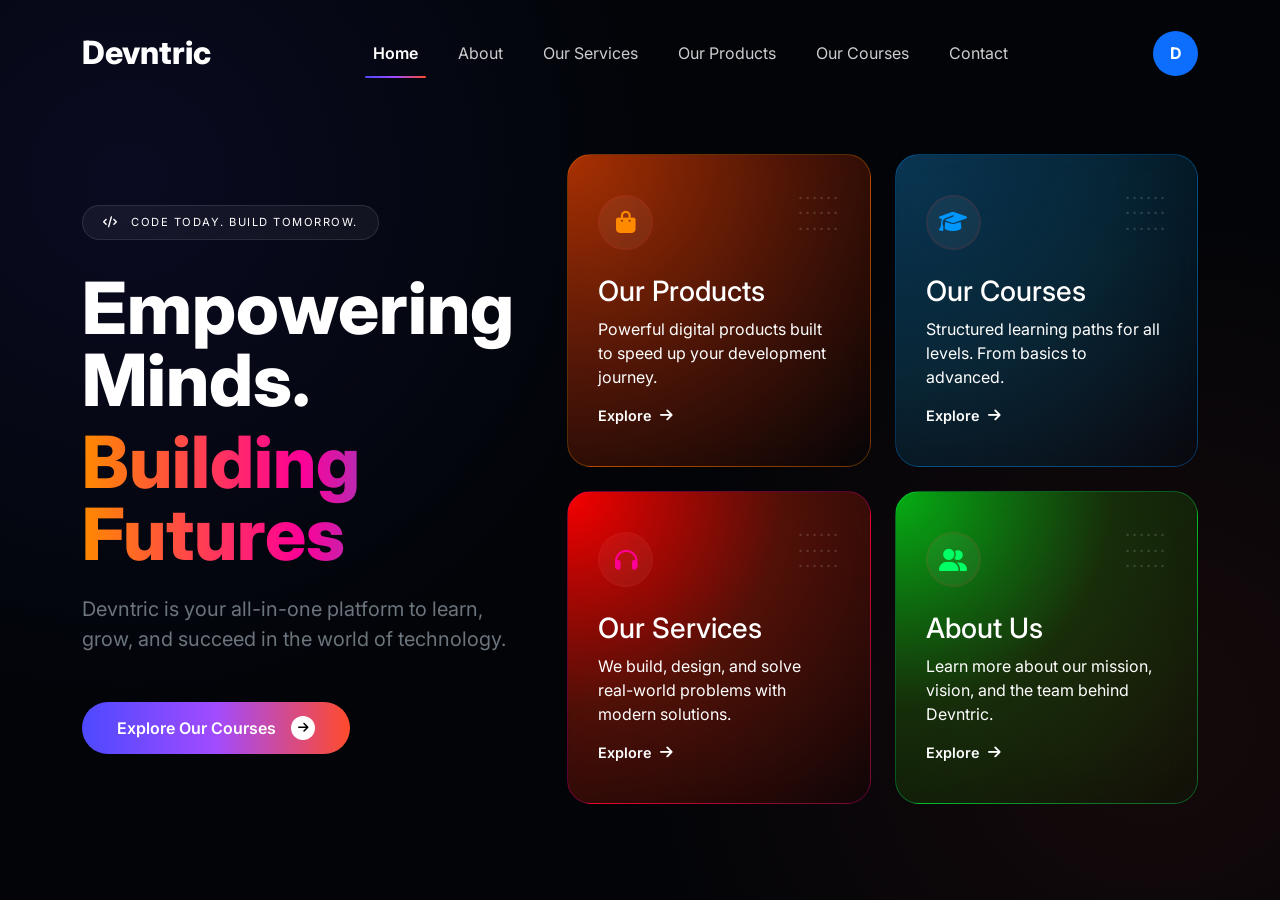
<file: index.html>
<!DOCTYPE html>
<html lang="en">
<head>
    <meta charset="UTF-8">
    <meta name="viewport" content="width=device-width, initial-scale=1.0">
    <title>Devntric | Software Solutions</title>
    <!-- Bootstrap 5 -->
    <link href="https://cdn.jsdelivr.net/npm/bootstrap@5.3.0/dist/css/bootstrap.min.css" rel="stylesheet">
    <!-- Google Fonts (Inter) -->
    <link href="https://fonts.googleapis.com/css2?family=Inter:wght@300;400;600;700;800&display=swap" rel="stylesheet">
    <!-- Font Awesome Icons -->
    <link rel="stylesheet" href="https://cdnjs.cloudflare.com/ajax/libs/font-awesome/6.4.0/css/all.min.css">
    <link rel="stylesheet" href="code.css">
</head>
<body>

    <!-- Header -->
    <nav class="navbar navbar-expand-lg py-4">
        <div class="container">
            <a class="navbar-brand text-white" href="#">Devntric</a>
            <div class="collapse navbar-collapse justify-content-center">
                <ul class="navbar-nav">
                    <li class="nav-item"><a class="nav-link" href="#">Home</a></li>
                    <li class="nav-item"><a class="nav-link" href="#">About</a></li>
                    <li class="nav-item"><a class="nav-link" href="#">Our Services</a></li>
                    <li class="nav-item"><a class="nav-link" href="#">Our Products</a></li>
                    <li class="nav-item"><a class="nav-link" href="#">Our Courses</a></li>
                     <li class="nav-item"><a class="nav-link" href="contact.html">Contact</a></li>               
                </ul>
            </div>
            <div class="profile-circle bg-primary rounded-circle d-flex align-items-center justify-content-center fw-bold" style="width: 45px; height: 45px;">D</div>
        </div>
    </nav>

    <!-- Hero Section -->
    <section class="py-5">
        <div class="container">
            <div class="row g-5 align-items-center">
                
                <!-- Left Content -->
                <div class="col-lg-5">
                    <div class="hero-tagline">
                        <i class="fa-solid fa-code me-2"></i> CODE TODAY. BUILD TOMORROW.
                    </div>
                    <h1 class="hero-title">Empowering<br>Minds.</h1>
                    <h1 class="hero-title gradient-text mb-4">Building Futures</h1>
                    <p class="text-secondary mb-5 fs-5" style="max-width: 440px;">
                        Devntric is your all-in-one platform to learn, grow, and succeed in the world of technology.
                    </p>
                    <a href="#" class="btn btn-gradient">
                        Explore Our Courses <i class="fa-solid fa-arrow-right"></i>
                    </a>
                </div>

                <!-- Right Cards Grid -->
                <div class="col-lg-7">
                    <div class="row g-4">
                        <!-- Card 1 -->
                        <div class="col-md-6">
                            <div class="glass-card1 glow-orange">
                                <div class="dots-pattern">......<br>......<br>......</div>
                                <div class="card-icon orange-icon"><i class="fa-solid fa-bag-shopping"></i></div>
                                <h3>Our Products</h3>
                                <p>Powerful digital products built to speed up your development journey.</p>
                                <a href="#" class="explore-btn">Explore <i class="fa-solid fa-arrow-right"></i></a>
                            </div>
                        </div>
                        <!-- Card 2 -->
                        <div class="col-md-6">
                            <div class="glass-card2 glow-blue">
                                <div class="dots-pattern">......<br>......<br>......</div>
                                <div class="card-icon blue-icon"><i class="fa-solid fa-graduation-cap"></i></div>
                                <h3>Our Courses</h3>
                                <p>Structured learning paths for all levels. From basics to advanced.</p>
                                <a href="#" class="explore-btn">Explore <i class="fa-solid fa-arrow-right"></i></a>
                            </div>
                        </div>
                        <!-- Card 3 -->
                        <div class="col-md-6">
                            <div class="glass-card3 glow-pink">
                                <div class="dots-pattern">......<br>......<br>......</div>
                                <div class="card-icon pink-icon"><i class="fa-solid fa-headphones"></i></div>
                                <h3>Our Services</h3>
                                <p>We build, design, and solve real-world problems with modern solutions.</p>
                                <a href="#" class="explore-btn">Explore <i class="fa-solid fa-arrow-right"></i></a>
                            </div>
                        </div>
                        <!-- Card 4 -->
                        <div class="col-md-6">
                            <div class="glass-card4 glow-green">
                                <div class="dots-pattern">......<br>......<br>......</div>
                                <div class="card-icon green-icon"><i class="fa-solid fa-user-group"></i></div>
                                <h3>About Us</h3>
                                <p>Learn more about our mission, vision, and the team behind Devntric.</p>
                                <a href="#" class="explore-btn">Explore <i class="fa-solid fa-arrow-right"></i></a>
                            </div>
                        </div>
                    </div>
                </div>

            </div>
        </div>
    </section>
<script>
document.addEventListener('DOMContentLoaded', () => {
    const navLinks = document.querySelectorAll('.nav-link');
    const homeSection = document.querySelector('section');

    const setHomeActive = () => {
        navLinks.forEach(link => link.classList.remove('active'));
        const homeBtn = Array.from(navLinks).find(link => link.innerText === 'Home');
        if (homeBtn) homeBtn.classList.add('active');
    };

    setHomeActive();

    navLinks.forEach(link => {
        link.addEventListener('click', function(e) {
            const linkText = this.innerText.trim();

            // Jodi "Home" click kora hoy
            if (linkText === 'Home') {
                e.preventDefault();
                
                // Show home section smoothly
                homeSection.style.display = 'block';
                homeSection.style.opacity = '0';
                setTimeout(() => {
                    homeSection.style.transition = 'opacity 0.5s ease';
                    homeSection.style.opacity = '1';
                }, 10);

                // Navbar active state switch
                navLinks.forEach(l => l.classList.remove('active'));
                this.classList.add('active');

                // Page scroll up
                window.scrollTo({ top: 0, behavior: 'smooth' });
            } 
            else {
                // Onno section click korle Home hide kora (Jodi tumi chao)
                // homeSection.style.display = 'none'; 
                
                // Active class switch logic
                navLinks.forEach(l => l.classList.remove('active'));
                this.classList.add('active');
            }
        });
    });
});
</script>
    <!-- Bootstrap JS -->
    <script src="https://cdn.jsdelivr.net/npm/bootstrap@5.3.0/dist/js/bootstrap.bundle.min.js"></script>
</body>
</html>
</file>
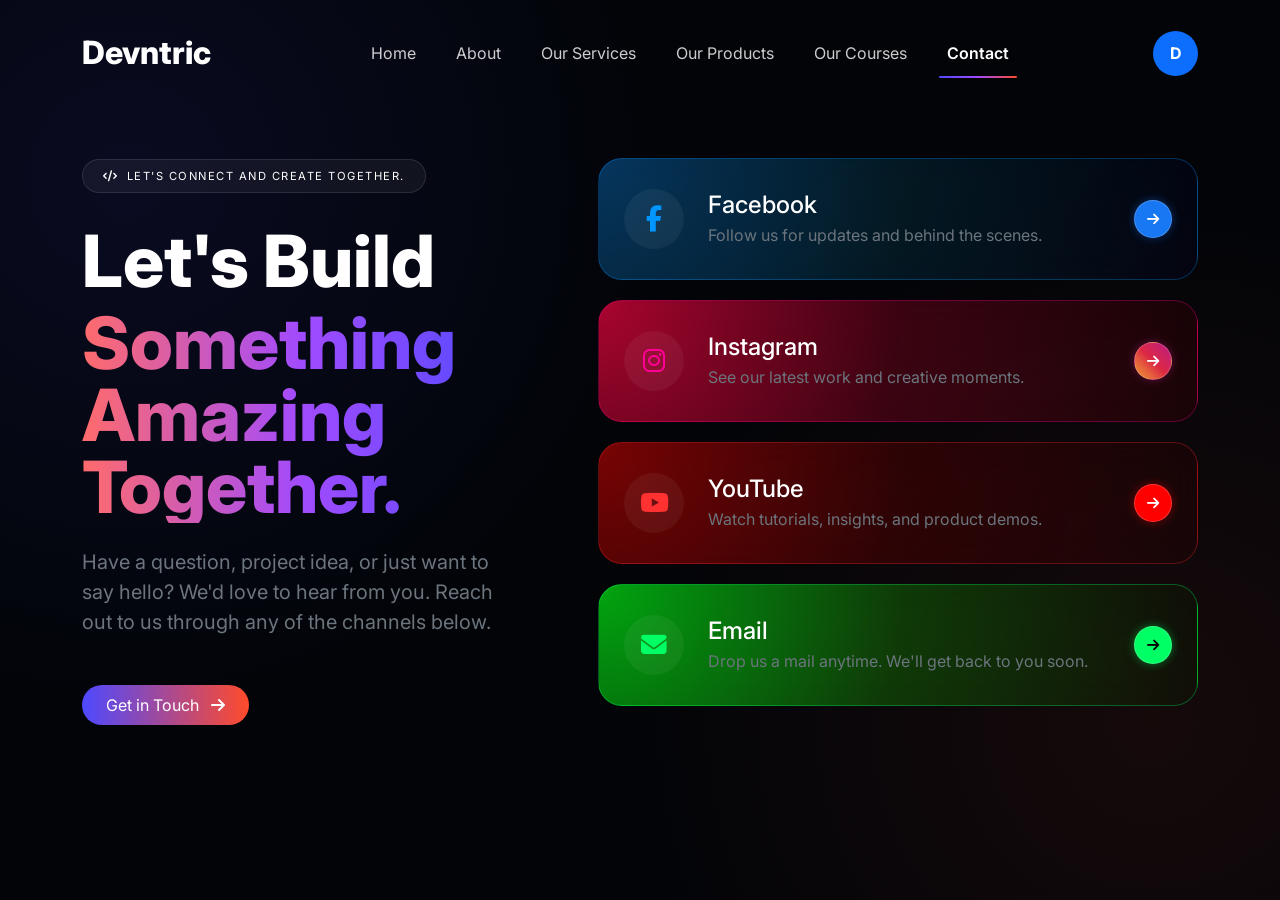
<file: contact.html>
<!DOCTYPE html>
<html lang="en">
<head>
    <meta charset="UTF-8">
    <meta name="viewport" content="width=device-width, initial-scale=1.0">
    <title>Devntric | Software Solutions</title>
    <!-- Bootstrap 5 -->
    <link href="https://cdn.jsdelivr.net/npm/bootstrap@5.3.0/dist/css/bootstrap.min.css" rel="stylesheet">
    <!-- Google Fonts (Inter) -->
    <link href="https://fonts.googleapis.com/css2?family=Inter:wght@300;400;600;700;800&display=swap" rel="stylesheet">
    <!-- Font Awesome Icons -->
    <link rel="stylesheet" href="https://cdnjs.cloudflare.com/ajax/libs/font-awesome/6.4.0/css/all.min.css">
    <link rel="stylesheet" href="contact.css">
    <link rel="stylesheet" href="code.css">
    <!-- <link rel="stylesheet" href="code.css"> -->
</head>
<body>

    <!-- Header -->
    <nav class="navbar navbar-expand-lg py-4">
        <div class="container">
            <a class="navbar-brand text-white" href="#">Devntric</a>
            <div class="collapse navbar-collapse justify-content-center">
                <ul class="navbar-nav">
                    <li class="nav-item"><a class="nav-link" href="index.html">Home</a></li>
                    <li class="nav-item"><a class="nav-link" href="#">About</a></li>
                    <li class="nav-item"><a class="nav-link" href="#">Our Services</a></li>
                    <li class="nav-item"><a class="nav-link" href="#">Our Products</a></li>
                    <li class="nav-item"><a class="nav-link" href="#">Our Courses</a></li>
                     <li class="nav-item"><a class="nav-link" href="contact.html">Contact</a></li>               
                </ul>
            </div>
            <div class="profile-circle bg-primary rounded-circle d-flex align-items-center justify-content-center fw-bold" style="width: 45px; height: 45px;">D</div>
        </div>
    </nav>

    <!-- Hero Section -->
    <section class="container py-5 mt-1">
        <div class="row g-5 align-items-center">
            
            <!-- Left Side Text -->
            <div class="col-lg-5">
                <div class="hero-tagline"> <i class="fa-solid fa-code me-2"></i>LET'S CONNECT AND CREATE TOGETHER.</div>
                <h1 class="hero-title">Let's Build</h1>
                <h1 class="hero-title grad-text mb-4">Something <br> Amazing Together.</h1>
                <p class="text-secondary mb-5 fs-5" style="max-width: 450px;">
                    Have a question, project idea, or just want to say hello? We'd love to hear from you. Reach out to us through any of the channels below.
                </p>
                <a href="#" class="btn btn-primary rounded-pill px-4 py-2" style="background: linear-gradient(90deg, #4d49ff, #ff4b2b); border:none;">
                    Get in Touch <i class="fa-solid fa-arrow-right ms-2"></i>
                </a>
            </div>

            <!-- Right Side Vertical Cards -->
            <div class="col-lg-7">
    <!-- Facebook -->
    <div class="contact-card1 glow-blue">
        <div class="d-flex align-items-center gap-4">
            <div class="card-icon-box" style="color: var(--blue);"><i class="fa-brands fa-facebook-f"></i></div>
            <div>
                <h4 class="mb-1">Facebook</h4>
                <p class="mb-0 text-secondary">Follow us for updates and behind the scenes.</p>
            </div>
        </div>
        <div class="circle-btn"><i class="fa-solid fa-arrow-right"></i></div>
    </div>

    <!-- Instagram -->
    <div class="contact-card2 glow-pink">
        <div class="d-flex align-items-center gap-4">
            <div class="card-icon-box" style="color: var(--pink);"><i class="fa-brands fa-instagram"></i></div>
            <div>
                <h4 class="mb-1">Instagram</h4>
                <p class="mb-0 text-secondary">See our latest work and creative moments.</p>
            </div>
        </div>
        <div class="circle-btn"><i class="fa-solid fa-arrow-right"></i></div>
    </div>

    <!-- YouTube -->
    <div class="contact-card3 glow-red">
        <div class="d-flex align-items-center gap-4">
            <div class="card-icon-box" style="color: var(--red);"><i class="fa-brands fa-youtube"></i></div>
            <div>
                <h4 class="mb-1">YouTube</h4>
                <p class="mb-0 text-secondary">Watch tutorials, insights, and product demos.</p>
            </div>
        </div>
        <div class="circle-btn"><i class="fa-solid fa-arrow-right"></i></div>
    </div>

    <!-- Email -->
    <div class="contact-card4 glow-green">
        <div class="d-flex align-items-center gap-4">
            <div class="card-icon-box" style="color: var(--green);"><i class="fa-solid fa-envelope"></i></div>
            <div>
                <h4 class="mb-1">Email</h4>
                <p class="mb-0 text-secondary">Drop us a mail anytime. We'll get back to you soon.</p>
            </div>
        </div>
        <div class="circle-btn"><i class="fa-solid fa-arrow-right"></i></div>
    </div>
</div>
        </div>
    </section>
    <!-- Bootstrap JS -->
     <script>
document.addEventListener('DOMContentLoaded', () => {
    const navLinks = document.querySelectorAll('.nav-link');
    const homeSection = document.querySelector('section');

    const setHomeActive = () => {
        navLinks.forEach(link => link.classList.remove('active'));
        const homeBtn = Array.from(navLinks).find(link => link.innerText === 'Contact');
        if (homeBtn) homeBtn.classList.add('active');
    };

    setHomeActive();

    navLinks.forEach(link => {
        link.addEventListener('click', function(e) {
            const linkText = this.innerText.trim();

            // Jodi "Home" click kora hoy
            if (linkText === 'Contact') {
                e.preventDefault();
                
                // Show home section smoothly
                homeSection.style.display = 'block';
                homeSection.style.opacity = '0';
                setTimeout(() => {
                    homeSection.style.transition = 'opacity 0.5s ease';
                    homeSection.style.opacity = '1';
                }, 10);

                // Navbar active state switch
                navLinks.forEach(l => l.classList.remove('active'));
                this.classList.add('active');

                // Page scroll up
                window.scrollTo({ top: 0, behavior: 'smooth' });
            } 
            else {
                // Onno section click korle Home hide kora (Jodi tumi chao)
                // homeSection.style.display = 'none'; 
                
                // Active class switch logic
                navLinks.forEach(l => l.classList.remove('active'));
                this.classList.add('active');
            }
        });
    });
});
</script>
    <script src="https://cdn.jsdelivr.net/npm/bootstrap@5.3.0/dist/js/bootstrap.bundle.min.js"></script>
</body>
</html>
</file>
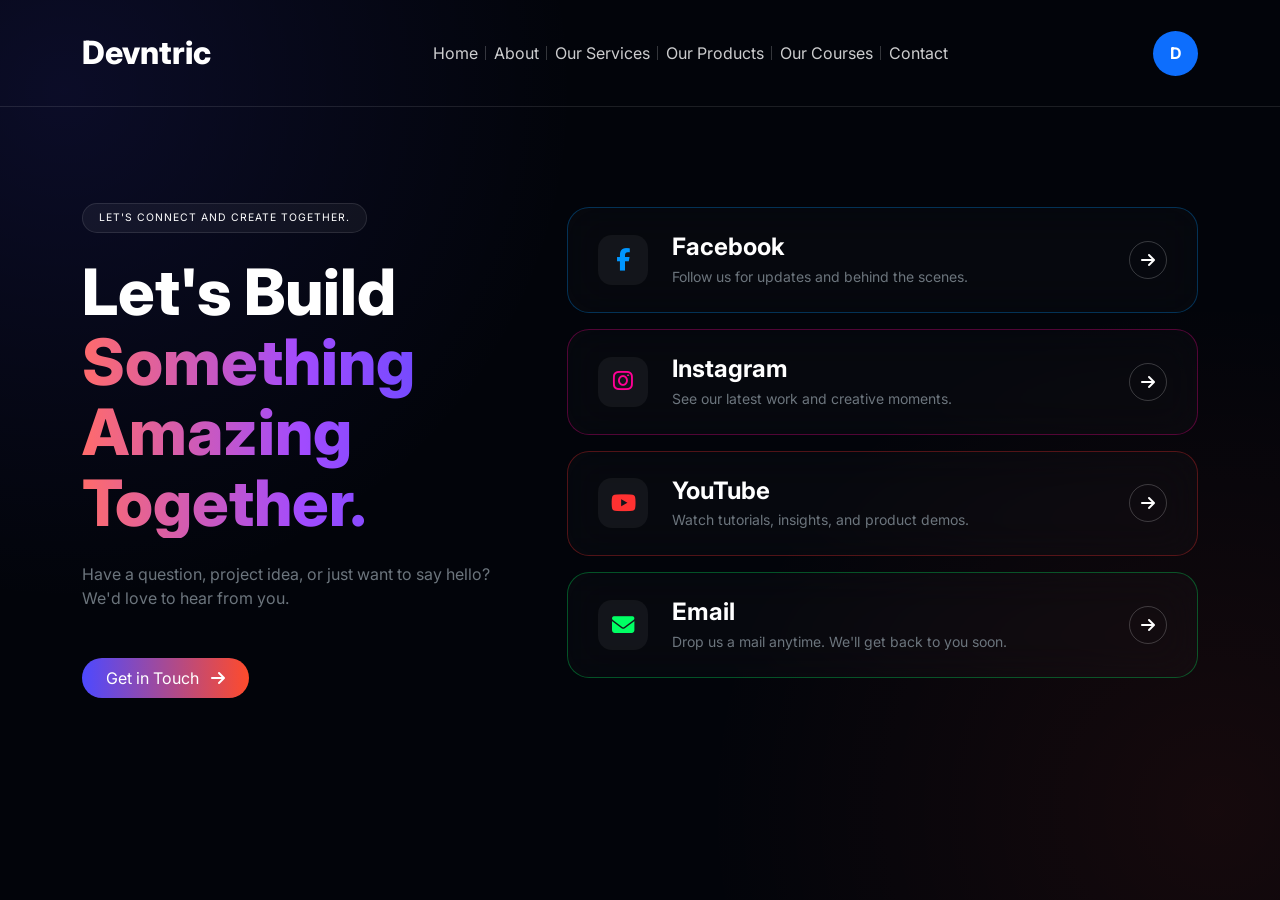
<file: dd.html>
<!DOCTYPE html>
<html lang="en">
<head>
    <meta charset="UTF-8">
    <meta name="viewport" content="width=device-width, initial-scale=1.0">
    <title>Contact | Devntric</title>
    <!-- Bootstrap 5 -->
    <link href="https://cdn.jsdelivr.net/npm/bootstrap@5.3.0/dist/css/bootstrap.min.css" rel="stylesheet">
    <!-- Google Fonts (Inter) -->
    <link href="https://fonts.googleapis.com/css2?family=Inter:wght@400;600;700;800&display=swap" rel="stylesheet">
    <!-- Font Awesome Icons -->
    <link rel="stylesheet" href="https://cdnjs.cloudflare.com/ajax/libs/font-awesome/6.4.0/css/all.min.css">
    
    <style>
        :root {
            --bg-dark: #02040a;
            --orange: #ff8a00;
            --blue: #0096ff;
            --pink: #ff0096;
            --green: #00ff64;
            --red: #ff3131;
        }

        body {
            background-color: var(--bg-dark);
            color: #ffffff;
            font-family: 'Inter', sans-serif;
            min-height: 100vh;
            background-image: 
                radial-gradient(circle at 5% 10%, rgba(77, 73, 255, 0.12) 0%, transparent 35%),
                radial-gradient(circle at 95% 90%, rgba(255, 75, 43, 0.08) 0%, transparent 35%);
            background-attachment: fixed;
            overflow-x: hidden;
        }

        /* --- Navbar (Same as Index) --- */
        .navbar {
            border-bottom: 1px solid rgba(255, 255, 255, 0.1) !important;
            padding: 1.5rem 0;
        }
        .navbar-brand { font-weight: 800; font-size: 2rem; }
        
        .navbar-nav { display: flex; flex-direction: row; align-items: center; }
        .nav-item { position: relative; display: flex; align-items: center; }
        
        /* Vertical Divider between links */
        .nav-item:not(:last-child)::after {
            content: "";
            height: 14px; width: 1px;
            background: rgba(255, 255, 255, 0.2);
            position: absolute; right: 0;
        }

        .nav-link {
    position: relative;
    opacity: 1 !important;
    color: rgba(255, 255, 255, 0.8) !important;
    transition: all 0.4s cubic-bezier(0.23, 1, 0.32, 1); /* Aro smooth transition */
    text-decoration: none;
}
        /* Smooth Gradient Underline on Hover */
        .nav-link::after {
    content: "";
    position: absolute;
    bottom: -5px; /* Text er koto niche thakbe */
    left: 0;
    width: 0; /* Prothome 0 thakbe */
    height: 2px;
    background: linear-gradient(90deg, #4d49ff, #a24bfe, #ff4b2b); /* Tomar design-er gradient colors */
    transition: width 0.4s ease; /* Smoothly boro hobe */
    border-radius: 10px;
}
        .nav-link:hover::after, .nav-link.active::after { width: 100%; }

        /* Profile Circle */
        .profile-circle {
            background: #4d49ff;
            width: 42px; height: 42px;
            border-radius: 50%;
            cursor: pointer;
        }

        /* --- Contact Content Design --- */
        .hero-tag {
            background: rgba(255, 255, 255, 0.05);
            border: 1px solid rgba(255, 255, 255, 0.1);
            padding: 6px 16px; border-radius: 50px;
            font-size: 0.65rem; letter-spacing: 1px;
            display: inline-block; margin-bottom: 1.5rem;
        }
        .hero-title { font-size: 4rem; font-weight: 800; line-height: 1.1; margin: 0; }
        .grad-text {
            background: linear-gradient(90deg, #ff6b6b, #a24bfe, #4d49ff);
            -webkit-background-clip: text; -webkit-text-fill-color: transparent;
        }

        /* Vertical Social Cards */
        .contact-card {
            background: rgba(255, 255, 255, 0.02);
            border: 1.5px solid rgba(255, 255, 255, 0.08);
            border-radius: 22px;
            padding: 25px 30px;
            backdrop-filter: blur(20px);
            display: flex;
            align-items: center;
            justify-content: space-between;
            transition: 0.4s ease;
            margin-bottom: 16px;
        }

        .contact-card:hover { transform: scale(1.02); background: rgba(255, 255, 255, 0.05); }

        .card-icon-box {
            width: 50px; height: 50px; border-radius: 14px;
            display: flex; align-items: center; justify-content: center;
            font-size: 1.4rem; background: rgba(255, 255, 255, 0.05);
        }

        /* Circle Arrow Button on Right */
        .circle-btn {
            width: 38px; height: 38px;
            border-radius: 50%;
            border: 1px solid rgba(255, 255, 255, 0.2);
            display: flex; align-items: center; justify-content: center;
            color: white; transition: 0.3s;
        }
        .contact-card:hover .circle-btn { background: white; color: black; border-color: white; }

        /* Color Glows */
        .glow-blue { border-color: rgba(0, 150, 255, 0.3); }
        .glow-blue:hover { border-color: var(--blue); box-shadow: 0 0 25px rgba(0, 150, 255, 0.15); }
        
        .glow-pink { border-color: rgba(255, 0, 150, 0.3); }
        .glow-pink:hover { border-color: var(--pink); box-shadow: 0 0 25px rgba(255, 0, 150, 0.15); }
        
        .glow-red { border-color: rgba(255, 49, 49, 0.3); }
        .glow-red:hover { border-color: var(--red); box-shadow: 0 0 25px rgba(255, 49, 49, 0.15); }

        .glow-green { border-color: rgba(0, 255, 100, 0.3); }
        .glow-green:hover { border-color: var(--green); box-shadow: 0 0 25px rgba(0, 255, 100, 0.15); }

    </style>
</head>
<body>

    <!-- Navbar (Index er motoi same) -->
    <nav class="navbar navbar-expand-lg py-4">
        <div class="container">
            <a class="navbar-brand text-white" href="#">Devntric</a>
            <div class="collapse navbar-collapse justify-content-center">
                <ul class="navbar-nav">
                    <li class="nav-item"><a class="nav-link" href="code.html">Home</a></li>
                    <li class="nav-item"><a class="nav-link" href="#">About</a></li>
                    <li class="nav-item"><a class="nav-link" href="#">Our Services</a></li>
                    <li class="nav-item"><a class="nav-link" href="#">Our Products</a></li>
                    <li class="nav-item"><a class="nav-link" href="#">Our Courses</a></li>
                     <li class="nav-item"><a class="nav-link" href="contact.html">Contact</a></li>               
                </ul>
            </div>
            <div class="profile-circle bg-primary rounded-circle d-flex align-items-center justify-content-center fw-bold" style="width: 45px; height: 45px;">D</div>
        </div>
    </nav>

    <!-- Main Contact Page Content -->
    <section class="container py-5 mt-5">
        <div class="row g-5 align-items-center">
            
            <!-- Left Side Text -->
            <div class="col-lg-5">
                <div class="hero-tag">LET'S CONNECT AND CREATE TOGETHER.</div>
                <h1 class="hero-title">Let's Build</h1>
                <h1 class="hero-title grad-text">Something Amazing Together.</h1>
                <p class="text-secondary mt-4 mb-5" style="max-width: 440px;">
                    Have a question, project idea, or just want to say hello? We'd love to hear from you.
                </p>
                <a href="#" class="btn btn-primary rounded-pill px-4 py-2" style="background: linear-gradient(90deg, #4d49ff, #ff4b2b); border:none;">
                    Get in Touch <i class="fa-solid fa-arrow-right ms-2"></i>
                </a>
            </div>

            <!-- Right Side Vertical Cards -->
            <div class="col-lg-7">
                
                <!-- Facebook -->
                <div class="contact-card glow-blue">
                    <div class="d-flex align-items-center gap-4">
                        <div class="card-icon-box" style="color: var(--blue);"><i class="fa-brands fa-facebook-f"></i></div>
                        <div>
                            <h4 class="mb-1 fw-bold">Facebook</h4>
                            <p class="mb-0 text-secondary small">Follow us for updates and behind the scenes.</p>
                        </div>
                    </div>
                    <div class="circle-btn"><i class="fa-solid fa-arrow-right"></i></div>
                </div>

                <!-- Instagram -->
                <div class="contact-card glow-pink">
                    <div class="d-flex align-items-center gap-4">
                        <div class="card-icon-box" style="color: var(--pink);"><i class="fa-brands fa-instagram"></i></div>
                        <div>
                            <h4 class="mb-1 fw-bold">Instagram</h4>
                            <p class="mb-0 text-secondary small">See our latest work and creative moments.</p>
                        </div>
                    </div>
                    <div class="circle-btn"><i class="fa-solid fa-arrow-right"></i></div>
                </div>

                <!-- YouTube -->
                <div class="contact-card glow-red">
                    <div class="d-flex align-items-center gap-4">
                        <div class="card-icon-box" style="color: var(--red);"><i class="fa-brands fa-youtube"></i></div>
                        <div>
                            <h4 class="mb-1 fw-bold">YouTube</h4>
                            <p class="mb-0 text-secondary small">Watch tutorials, insights, and product demos.</p>
                        </div>
                    </div>
                    <div class="circle-btn"><i class="fa-solid fa-arrow-right"></i></div>
                </div>

                <!-- Email -->
                <div class="contact-card glow-green">
                    <div class="d-flex align-items-center gap-4">
                        <div class="card-icon-box" style="color: var(--green);"><i class="fa-solid fa-envelope"></i></div>
                        <div>
                            <h4 class="mb-1 fw-bold">Email</h4>
                            <p class="mb-0 text-secondary small">Drop us a mail anytime. We'll get back to you soon.</p>
                        </div>
                    </div>
                    <div class="circle-btn"><i class="fa-solid fa-arrow-right"></i></div>
                </div>

            </div>
        </div>
    </section>

    <script src="https://cdn.jsdelivr.net/npm/bootstrap@5.3.0/dist/js/bootstrap.bundle.min.js"></script>
</body>
</html>
</file>
<file: code.css>
:root {
            --bg-dark: #020408;
            --glass-bg: rgba(255, 255, 255, 0.03);
            --primary-gradient: linear-gradient(90deg, #4d49ff, #a24bfe, #ff4b2b);
            --orange: #ff8a00;
            --blue: #0096ff;
            --pink: #ff0096;
            --green: #00ff64;
        }

        body {
            background-color: var(--bg-dark);
            color: #ffffff;
            font-family: 'Inter', sans-serif;
            min-height: 100vh;
            margin: 0;
            background-image: 
                radial-gradient(circle at 10% 20%, rgba(77, 73, 255, 0.1) 0%, transparent 40%),
                radial-gradient(circle at 90% 80%, rgba(255, 75, 43, 0.08) 0%, transparent 40%);
            background-attachment: fixed;
        }

        /* Navbar */
        .navbar-brand { font-weight: 800; font-size: 2rem; }
.nav-link { 
    opacity: 1 !important; 
    color: rgba(255, 255, 255, 0.9) !important; 
    margin: 0 12px !important; 
} 
/* Smooth Hover with Underline Gradient Animation */
.nav-link {
    position: relative;
    opacity: 1 !important;
    color: rgba(255, 255, 255, 0.8) !important;
    transition: all 0.4s cubic-bezier(0.23, 1, 0.32, 1); /* Aro smooth transition */
    text-decoration: none;
}

.nav-link::after {
    content: "";
    position: absolute;
    bottom: -5px; /* Text er koto niche thakbe */
    left: 0;
    width: 0; /* Prothome 0 thakbe */
    height: 2px;
    background: linear-gradient(90deg, #4d49ff, #a24bfe, #ff4b2b); /* Tomar design-er gradient colors */
    transition: width 0.4s ease; /* Smoothly boro hobe */
    border-radius: 10px;
}

.nav-link:hover {
    color: #fff !important;
    transform: translateY(-2px); /* Halka upore uthbe */
    text-shadow: 0 0 15px rgba(162, 75, 254, 0.6);
}

/* Hover korle niche gradient mark uthbe */
.nav-link:hover::after,
.nav-link.active::after {
    width: 100%; /* Purapuri bhorat hobe */
}

/* Active state-e color brightness barano */
.nav-link.active {
    color: #fff !important;
    font-weight: 600;
}

        /* Hero Typography */
        .hero-title { font-size: 4.5rem; font-weight: 800; line-height: 1; margin-bottom: 10px; }
        .gradient-text {
            background: linear-gradient(90deg, #ff8a00, #ff0096, #0096ff);
            -webkit-background-clip: text;
            -webkit-text-fill-color: transparent;
        }

        .hero-tagline {
            background: rgba(255, 255, 255, 0.05);
            border: 1px solid rgba(255, 255, 255, 0.1);
            padding: 8px 20px;
            border-radius: 50px;
            font-size: 0.7rem;
            letter-spacing: 1.5px;
            display: inline-block;
            margin-bottom: 2rem;
        }

        /* Main CTA Button */
        .btn-gradient {
            background: var(--primary-gradient);
            border: none; color: white;
            padding: 14px 35px; border-radius: 50px;
            font-weight: 600; text-decoration: none;
            display: inline-flex; align-items: center; gap: 15px;
            transition: 0.3s;
        }
        .btn-gradient i {
            background: white; color: #000;
            width: 24px; height: 24px;
            border-radius: 50%; font-size: 12px;
            display: flex; align-items: center; justify-content: center;
        }
        .btn-gradient:hover { transform: translateY(-3px); box-shadow: 0 10px 30px rgba(162, 75, 254, 0.3); color: #fff; }

        /* Glass Cards Design - Same for all */

         .glass-card1 {
    background: radial-gradient(circle at top left, rgba(211, 60, 0, 0.8),rgba(199, 49, 4, 0.4),rgba(0,0,0,0.2));
    backdrop-filter: blur(15px);
    -webkit-backdrop-filter: blur(15px); /* Safari support */
    
    /* Neon Orange border thik image-er moto */
    border: 1px solid rgba(247,38,1,0.8); 
    border-radius: 24px;
    padding: 40px 30px;
    height: 100%;
    
    /* Smooth Transition */
    transition: all 0.4s cubic-bezier(0.23, 1, 0.32, 1);
    position: relative;
    display: flex;
    flex-direction: column;
    overflow: hidden;
}
        .glass-card1:hover { transform: translateY(-10px) }
                .glass-card2:hover { transform: translateY(-10px) }
                                .glass-card3:hover { transform: translateY(-10px) }
                                                                .glass-card4:hover { transform: translateY(-10px) }




.glass-card2 {
    background: radial-gradient(circle at top left, rgba(12, 66, 102, 0.8),rgba(13, 89, 124, 0.4),rgba(1, 11, 32, 0.2));
    backdrop-filter: blur(15px);
    -webkit-backdrop-filter: blur(15px); /* Safari support */
    
    /* Neon Orange border thik image-er moto */
    border: 1px solid rgba(14, 3, 65, 0.8); 
    border-radius: 24px;
    padding: 40px 30px;
    height: 100%;
    
    /* Smooth Transition */
    transition: all 0.4s cubic-bezier(0.23, 1, 0.32, 1);
    position: relative;
    display: flex;
    flex-direction: column;
    overflow: hidden;
}
.glass-card3 {
    background: radial-gradient(circle at top left, rgba(255, 0, 0, 0.966),rgba(194, 35, 7, 0.4),rgba(37, 2, 1, 0.2));
    backdrop-filter: blur(15px);
    -webkit-backdrop-filter: blur(15px); /* Safari support */
    
    /* Neon Orange border thik image-er moto */
    border: 1px solid rgba(126, 4, 4, 0.8); 
    border-radius: 24px;
    padding: 40px 30px;
    height: 100%;
    
    /* Smooth Transition */
    transition: all 0.4s cubic-bezier(0.23, 1, 0.32, 1);
    position: relative;
    display: flex;
    flex-direction: column;
    overflow: hidden;
}
.glass-card4 {
    background: radial-gradient(circle at top left, rgba(6, 180, 21, 0.966),rgba(37, 104, 11, 0.4),rgba(19, 41, 2, 0.2));
    backdrop-filter: blur(15px);
    -webkit-backdrop-filter: blur(15px); /* Safari support */
    
    /* Neon Orange border thik image-er moto */
    border: 1px solid rgba(14, 126, 4, 0.8); 
    border-radius: 24px;
    padding: 40px 30px;
    height: 100%;
    
    /* Smooth Transition */
    transition: all 0.4s cubic-bezier(0.23, 1, 0.32, 1);
    position: relative;
    display: flex;
    flex-direction: column;
    overflow: hidden;
}

        /* Card Icon Box */
        .card-icon {
            width: 55px; height: 55px;
            border-radius: 30px;
            display: flex; align-items: center; justify-content: center;
            font-size: 1.4rem; margin-bottom: 25px;
            background: rgba(255, 255, 255, 0.05);
            border: 2px solid rgba(231, 30, 30, 0.1);
        }

        /* Border Glows */
        .glow-orange { border-color: rgba(255, 138, 0, 0.3); }
        .glow-orange:hover { border-color: var(--orange); box-shadow: 0 0 30px rgba(255, 138, 0, 0.2); }
        .orange-icon { color: var(--orange); }

        .glow-blue { border-color: rgba(0, 150, 255, 0.3); }
        .glow-blue:hover { border-color: var(--blue); box-shadow: 0 0 30px rgba(0, 150, 255, 0.2); }
        .blue-icon { color: var(--blue); }

        .glow-pink { border-color: rgba(255, 0, 150, 0.3); }
        .glow-pink:hover { border-color: var(--pink); box-shadow: 0 0 30px rgba(255, 0, 150, 0.2); }
        .pink-icon { color: var(--pink); }

        .glow-green { border-color: rgba(0, 255, 100, 0.3); }
        .glow-green:hover { border-color: var(--green); box-shadow: 0 0 30px rgba(0, 255, 100, 0.2); }
        .green-icon { color: var(--green); }

        .glass-card h3 { font-weight: 700; font-size: 1.6rem; margin-bottom: 15px; }
        .glass-card p { color: #a1aab9; font-size: 0.95rem; margin-bottom: 30px; }

        .explore-btn {
            text-decoration: none; color: #fff; font-weight: 600;
            font-size: 0.9rem; margin-top: auto; display: flex; align-items: center; gap: 8px;
        }

        .dots-pattern {
            position: absolute; top: 30px; right: 30px;
            opacity: 0.15; font-size: 1.2rem; line-height: 0.8; letter-spacing: 2px;
        }
</file>
<file: contact.css>
:root {
            --bg-dark: #02040a;
            --orange: #ff8a00;
            --blue: #0096ff;
            --pink: #ff0096;
            --green: #00ff64;
            --red: #ff3131;
        }

        body {
            background-color: var(--bg-dark);
            color: #ffffff;
            font-family: 'Inter', sans-serif;
            min-height: 100vh;
            background-image: 
                radial-gradient(circle at 5% 10%, rgba(77, 73, 255, 0.12) 0%, transparent 35%),
                radial-gradient(circle at 95% 90%, rgba(255, 75, 43, 0.08) 0%, transparent 35%);
            background-attachment: fixed;
            overflow-x: hidden;
        }
        .navbar-brand { font-weight: 800; font-size: 2rem; }
.nav-link { 
    opacity: 1 !important; 
    color: rgba(255, 255, 255, 0.9) !important; 
    margin: 0 12px !important; 
} 
/* Smooth Hover with Underline Gradient Animation */
.nav-link {
    position: relative;
    opacity: 1 !important;
    color: rgba(255, 255, 255, 0.8) !important;
    transition: all 0.4s cubic-bezier(0.23, 1, 0.32, 1); /* Aro smooth transition */
    text-decoration: none;
}

.nav-link::after {
    content: "";
    position: absolute;
    bottom: -5px; /* Text er koto niche thakbe */
    left: 0;
    width: 0; /* Prothome 0 thakbe */
    height: 2px;
    background: linear-gradient(90deg, #4d49ff, #a24bfe, #ff4b2b); /* Tomar design-er gradient colors */
    transition: width 0.4s ease; /* Smoothly boro hobe */
    border-radius: 10px;
}

.nav-link:hover {
    color: #fff !important;
    transform: translateY(-2px); /* Halka upore uthbe */
    text-shadow: 0 0 15px rgba(162, 75, 254, 0.6);
}

/* Hover korle niche gradient mark uthbe */
.nav-link:hover::after,
.nav-link.active::after {
    width: 100%; /* Purapuri bhorat hobe */
}

/* Active state-e color brightness barano */
.nav-link.active {
    color: #fff !important;
    font-weight: 600;
}
 /* Profile Circle */
        .profile-circle {
            background: #4d49ff;
            width: 42px; height: 42px;
            border-radius: 50%;
            cursor: pointer;
        }

        /* --- Contact Content Design --- */
        .hero-tag {
            background: rgba(255, 255, 255, 0.05);
            border: 1px solid rgba(255, 255, 255, 0.1);
            padding: 6px 16px; border-radius: 50px;
            font-size: 0.65rem; letter-spacing: 1px;
            display: inline-block; margin-bottom: 1.5rem;
        }
        .hero-title { font-size: 4rem; font-weight: 800; line-height: 1.1; margin: 0; }
        .grad-text {
            background: linear-gradient(90deg, #ff6b6b, #a24bfe, #4d49ff);
            -webkit-background-clip: text; -webkit-text-fill-color: transparent;
        }

        /* Vertical Social Cards */
        .contact-card {
    background: rgba(255, 255, 255, 0.02);
    border: 1.5px solid rgba(255, 255, 255, 0.08);
    border-radius: 22px;
    padding: 30px 25px; /* Height baranor jonno padding barano hoyeche */
    backdrop-filter: blur(20px);
    display: flex;
    align-items: center;
    justify-content: space-between;
    transition: 0.4s ease;
    margin-bottom: 20px;
    max-width: 600px; /* Width komano hoyeche */
    margin-left: auto; /* Card guloke right side-e push korbe */
}
.contact-card1 {
    background: radial-gradient(circle at top left, rgba(7, 66, 114, 0.8),rgba(7, 56, 75, 0.4),rgba(4, 4, 48, 0.2));
    border: 1.5px solid rgba(255, 255, 255, 0.08);
    border-radius: 24px;
    padding: 30px 25px; /* Height baranor jonno padding barano hoyeche */
    backdrop-filter: blur(15px);
    -webkit-backdrop-filter: blur(15px); /* Safari support */
     transition: all 0.4s cubic-bezier(0.23, 1, 0.32, 1);
    position: relative;
    display: flex;
    overflow: hidden;

    display: flex;
    align-items: center;
    justify-content: space-between;
    margin-bottom: 20px;
    max-width: 600px; /* Width komano hoyeche */
    margin-left: auto; /* Card guloke right side-e push korbe */
}
.contact-card2 {
    background: radial-gradient(circle at top left, rgba(211, 5, 57, 0.8),rgba(139, 3, 32, 0.4),rgba(88, 0, 0, 0.2));
    border: 1.5px solid rgba(255, 255, 255, 0.08);
    border-radius: 24px;
    padding: 30px 25px; /* Height baranor jonno padding barano hoyeche */
    backdrop-filter: blur(15px);
    -webkit-backdrop-filter: blur(15px); /* Safari support */
     transition: all 0.4s cubic-bezier(0.23, 1, 0.32, 1);
    position: relative;
    display: flex;
    overflow: hidden;

    display: flex;
    align-items: center;
    justify-content: space-between;
    margin-bottom: 20px;
    max-width: 600px; /* Width komano hoyeche */
    margin-left: auto; /* Card guloke right side-e push korbe */
}
.contact-card3 {
    background: radial-gradient(circle at top left, rgba(150, 4, 4, 0.8),rgba(100, 1, 1, 0.4),rgba(58, 1, 1, 0.2));
    border: 1.5px solid rgba(255, 255, 255, 0.08);
    border-radius: 24px;
    padding: 30px 25px; /* Height baranor jonno padding barano hoyeche */
    backdrop-filter: blur(15px);
    -webkit-backdrop-filter: blur(15px); /* Safari support */
     transition: all 0.4s cubic-bezier(0.23, 1, 0.32, 1);
    position: relative;
    display: flex;
    overflow: hidden;

    display: flex;
    align-items: center;
    justify-content: space-between;
    margin-bottom: 20px;
    max-width: 600px; /* Width komano hoyeche */
    margin-left: auto; /* Card guloke right side-e push korbe */
}
.contact-card4 {
    background: radial-gradient(circle at top left, rgba(2, 206, 19, 0.8),rgba(21, 134, 6, 0.4),rgba(9, 34, 1, 0.2));
    border: 1.5px solid rgba(255, 255, 255, 0.08);
    border-radius: 24px;
    padding: 30px 25px; /* Height baranor jonno padding barano hoyeche */
    backdrop-filter: blur(15px);
    -webkit-backdrop-filter: blur(15px); /* Safari support */
     transition: all 0.4s cubic-bezier(0.23, 1, 0.32, 1);
    position: relative;
    display: flex;
    overflow: hidden;

    display: flex;
    align-items: center;
    justify-content: space-between;
    margin-bottom: 20px;
    max-width: 600px; /* Width komano hoyeche */
    margin-left: auto; /* Card guloke right side-e push korbe */
}
        .contact-card1:hover { transform: translateY(-10px) }
        .contact-card2:hover { transform: translateY(-10px) }
        .contact-card3:hover { transform: translateY(-10px) }
                .contact-card4:hover { transform: translateY(-10px) }



        .contact-card:hover { transform: scale(1.02); background: rgba(255, 255, 255, 0.05); }

        .card-icon-box {
    width: 60px; /* Icon box arektu boro kora hoyeche */
    height: 60px;
    border-radius: 30px;
    display: flex;
    align-items: center;
    justify-content: center;
    font-size: 1.6rem;
    background: rgba(255, 255, 255, 0.05);
}
.contact-card h4 {
    font-size: 1.3rem;
    font-weight: 700;
}
/* Circle button-er default look */
.circle-btn {
    width: 40px;
    height: 40px;
    border-radius: 50%;
    display: flex;
    align-items: center;
    justify-content: center;
    color: white;
    font-size: 14px;
    border: none; /* Border dorkar nai jodi amra full color use kori */
    transition: all 0.3s ease;
}

/* Facebook (Blue) Circle */
.glow-blue .circle-btn {
    background: #1877F2; /* Facebook Blue */
    box-shadow: 0 0 10px rgba(24, 119, 242, 0.4);
}

/* Instagram (Gradient/Pink) Circle */
.glow-pink .circle-btn {
    background: linear-gradient(45deg, #f09433 0%, #e6683c 25%, #dc2743 50%, #cc2366 75%, #bc1888 100%);
    box-shadow: 0 0 10px rgba(188, 24, 136, 0.4);
}

/* YouTube (Red) Circle */
.glow-red .circle-btn {
    background: #FF0000;
    box-shadow: 0 0 10px rgba(255, 0, 0, 0.4);
}

/* Email (Green) Circle */
.glow-green .circle-btn {
    background: #00ff64;
    color: #000; /* Green e black arrow beshi fute uthe */
    box-shadow: 0 0 10px rgba(0, 255, 100, 0.4);
}

/* Hover korle effect arektu bright hobe */
.contact-card:hover .circle-btn {
    transform: scale(1.15) rotate(-45deg); /* Halka boro hobe ar arrow-ta bend hobe */
    filter: brightness(1.2);
}
.contact-card p {
    font-size: 0.85rem;
    max-width: 250px; /* Text line control korar jonno */
}

        /* Circle Arrow Button on Right */
        .circle-btn {
            width: 38px; height: 38px;
            border-radius: 50%;
            border: 1px solid rgba(255, 255, 255, 0.2);
            display: flex; align-items: center; justify-content: center;
            color: white; transition: 0.3s;
        }
        .contact-card:hover .circle-btn { background: white; color: black; border-color: white; }

        /* Color Glows */
        .glow-blue { border-color: rgba(0, 150, 255, 0.3); }
        .glow-blue:hover { border-color: var(--blue); box-shadow: 0 0 25px rgba(0, 150, 255, 0.15); }
        
        .glow-pink { border-color: rgba(255, 0, 150, 0.3); }
        .glow-pink:hover { border-color: var(--pink); box-shadow: 0 0 25px rgba(255, 0, 150, 0.15); }
        
        .glow-red { border-color: rgba(255, 49, 49, 0.3); }
        .glow-red:hover { border-color: var(--red); box-shadow: 0 0 25px rgba(255, 49, 49, 0.15); }

        .glow-green { border-color: rgba(0, 255, 100, 0.3); }
        .glow-green:hover { border-color: var(--green); box-shadow: 0 0 25px rgba(0, 255, 100, 0.15); }
</file>
